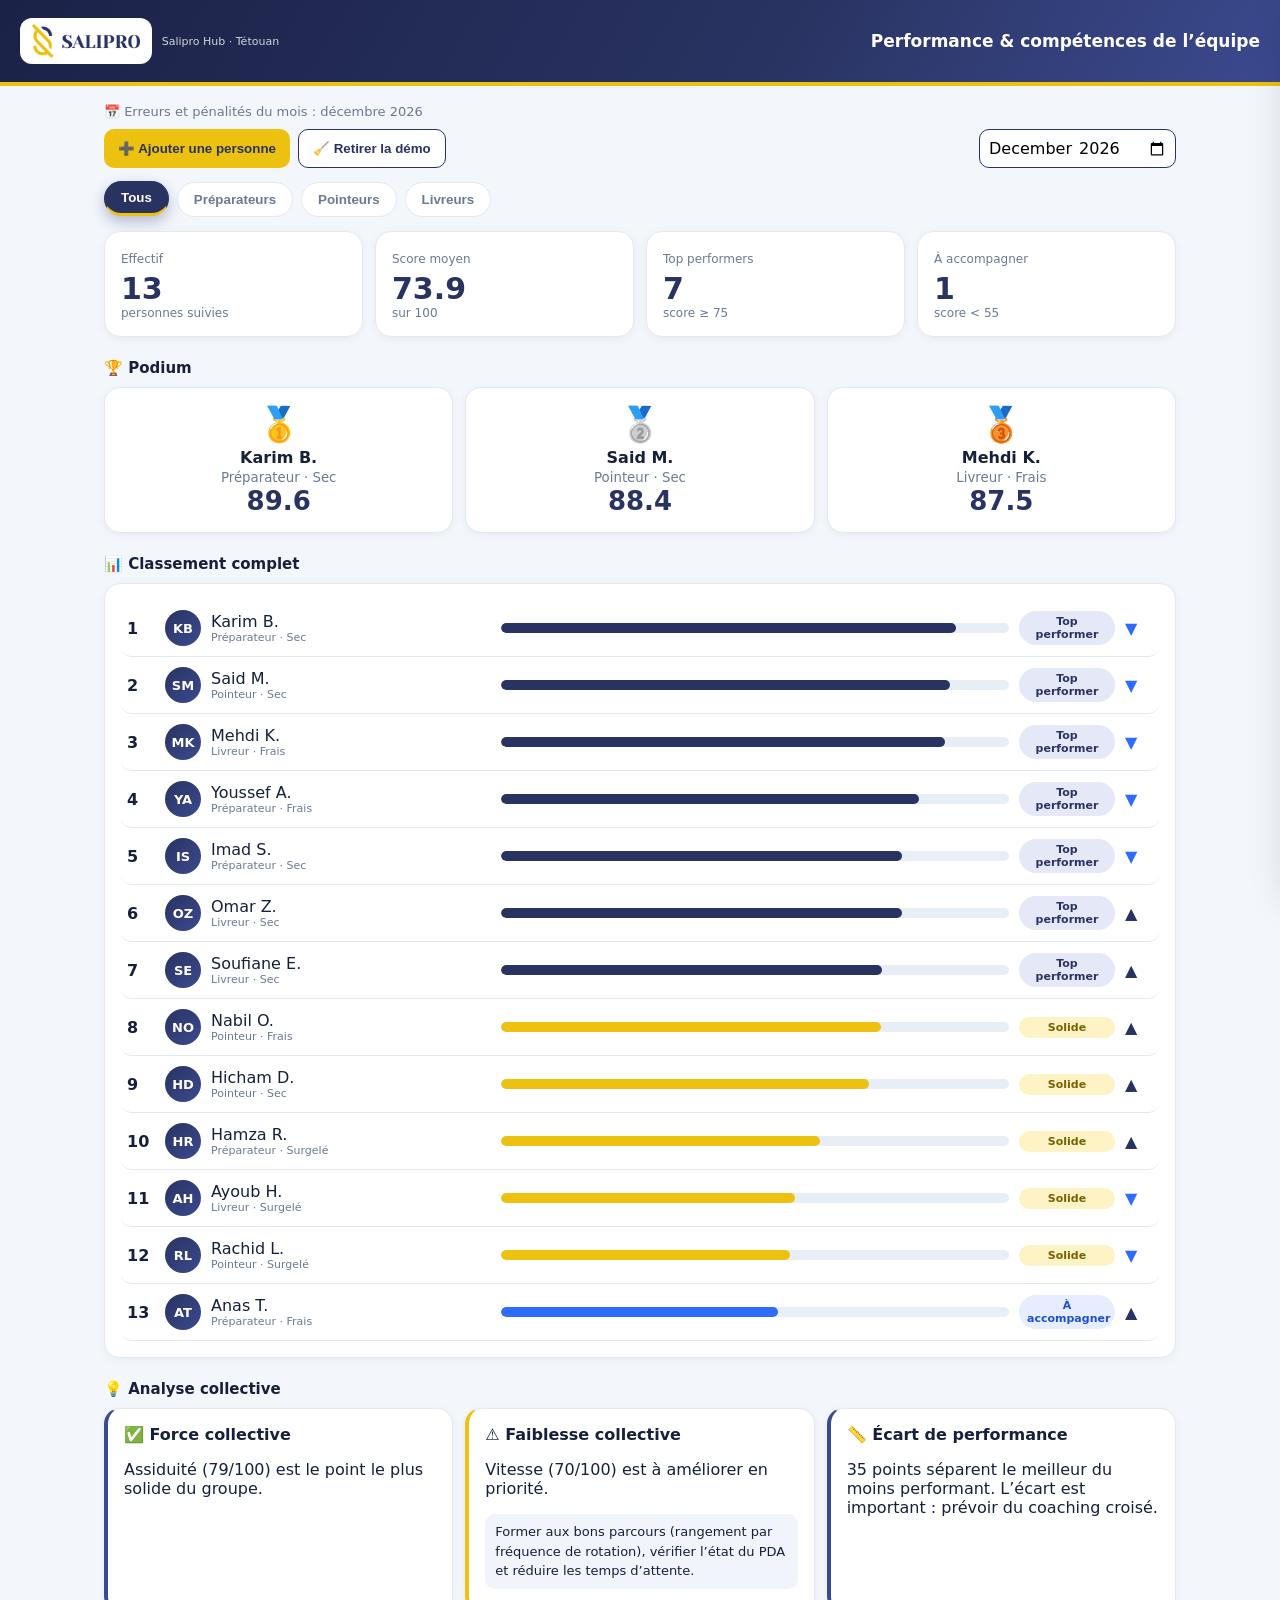
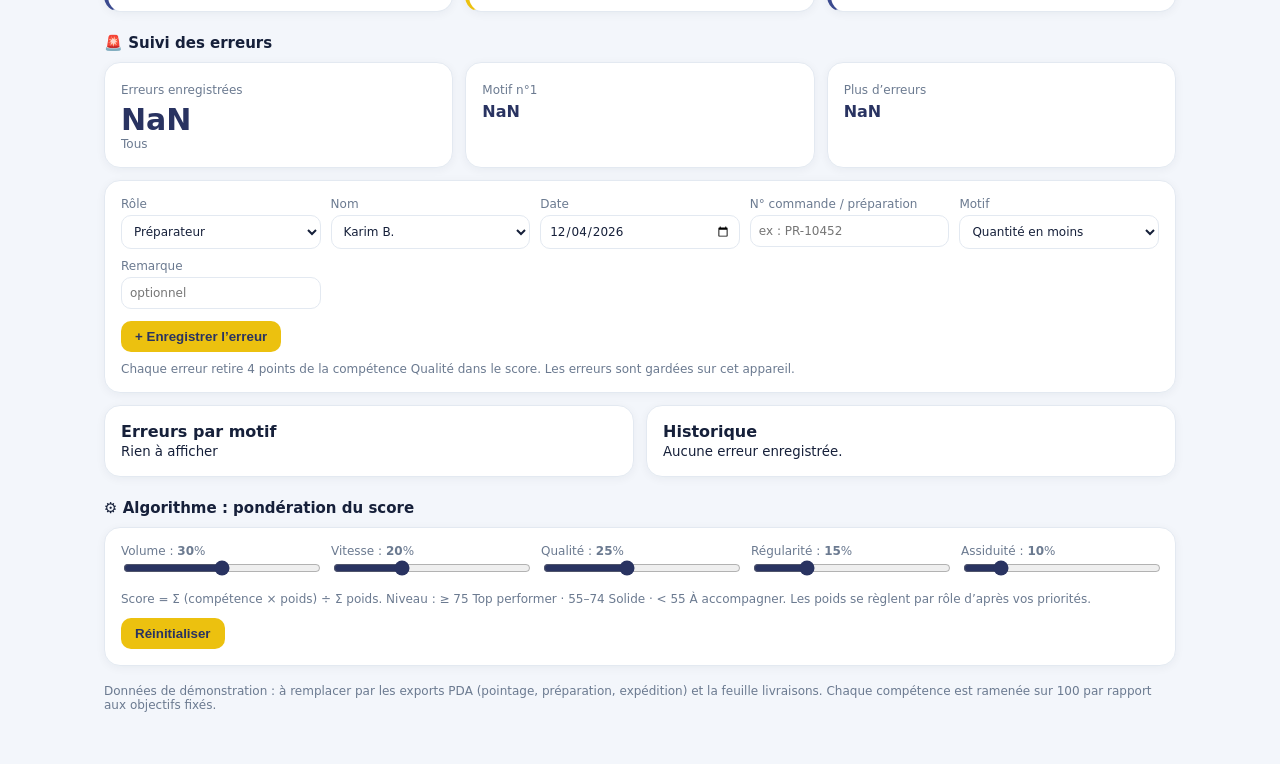
<file: modules/perf/index.html>
<!DOCTYPE html><html lang="fr"><head><meta charset="utf-8"><meta name="viewport" content="width=device-width, initial-scale=1, viewport-fit=cover"><title>Salipro Hub – Performance équipe</title>
<link rel="stylesheet" href="css/style.css"></head><body>
<header><div class="logo"><span class="pill"><img alt="Salipro" src="[data-uri]"></span><small>Salipro Hub · Tétouan</small></div><h1>Performance &amp; compétences de l’équipe</h1></header>
<main>
<div id="gmn" style="font-size:13px;color:#6b7a90;margin:0 0 10px"></div><div class="pbar"><button class="btn" id="pa">➕ Ajouter une personne</button><button class="btn ghost" id="pi" style="display:none">🔄 Importer depuis l’équipe</button><button class="btn ghost" id="pc" style="display:none">🧹 Retirer la démo</button><span id="pmw" style="margin-left:auto"><input type="month" id="pm" title="Choisir le mois" style="padding:8px;border:1.5px solid #293361;border-radius:10px;font:inherit"></span></div>
<div class="tabs" id="tabs"></div>
<div class="grid k4" id="kpis"></div>
<h2>🏆 Podium</h2><div class="pod" id="pod"></div>
<h2>📊 Classement complet</h2><div class="card" id="rk"></div>
<h2>💡 Analyse collective</h2><div class="ins" id="ins"></div>
<h2>🚨 Suivi des erreurs</h2>
<div class="grid k4" id="es"></div>
<div class="card" style="margin-top:12px"><div class="ef"><label>Rôle<select id="er"></select></label><label>Nom<select id="ep"></select></label><label>Date<input type="date" id="ed"></label><label>N° commande / préparation<input id="eo" placeholder="ex : PR-10452"></label><label>Motif<select id="em"></select></label><label>Remarque<input id="ec" placeholder="optionnel"></label></div><button class="btn" id="ea" style="margin-top:12px">+ Enregistrer l’erreur</button><p class="note" style="margin:10px 0 0">Chaque erreur retire 4 points de la compétence Qualité dans le score. Les erreurs sont gardées sur cet appareil.</p></div>
<div class="grid" style="grid-template-columns:repeat(auto-fit,minmax(280px,1fr));margin-top:12px"><div class="card"><b>Erreurs par motif</b><div id="em2"></div></div><div class="card" style="overflow-x:auto"><b>Historique</b><div id="eh"></div></div></div>
<h2>⚙️ Algorithme : pondération du score</h2>
<div class="card"><div class="wts" id="wts"></div><p class="note" style="margin:12px 0">Score = Σ (compétence × poids) ÷ Σ poids. Niveau : ≥ 75 Top performer · 55–74 Solide · &lt; 55 À accompagner. Les poids se règlent par rôle d’après vos priorités.</p><button class="btn" id="rs">Réinitialiser</button></div>
<p class="note">Données de démonstration : à remplacer par les exports PDA (pointage, préparation, expédition) et la feuille livraisons. Chaque compétence est ramenée sur 100 par rapport aux objectifs fixés.</p>
</main>
<div id="ov"></div><aside id="dr"></aside><div class="md" id="md"><div class="mb"></div></div>
<script src="js/app.js"></script></body></html>
</file>
<file: modules/perf/css/style.css>
:root{--bg:#f3f6fb;--card:#fff;--ink:#16203a;--mut:#6b7a90;--p:#293361;--p2:#3b4a8f;--a:#ecc10f;--r:#2f6bff;--g:#293361;--bd:#e3e9f1;color-scheme:light;box-sizing:border-box;padding-top:env(safe-area-inset-top,0px);padding-bottom:env(safe-area-inset-bottom,0px)}
html{scroll-padding-top:env(safe-area-inset-top,0px)}
*{box-sizing:border-box}body{margin:0;background:var(--bg);color:var(--ink);font-family:system-ui,-apple-system,"Segoe UI",Roboto,sans-serif}
header{border-bottom:4px solid #ecc10f;background:linear-gradient(120deg,#1b2248,#293361 60%,#3b4a8f);color:#fff;padding:18px 20px;display:flex;align-items:center;gap:14px;flex-wrap:wrap}
.logo{display:flex;align-items:center;gap:10px}.pill{background:#fff;border-radius:12px;padding:6px 12px;display:flex;align-items:center;min-height:42px}.pill img{height:34px;display:block}.logo small{display:block;font-size:11px;opacity:.8;letter-spacing:0}
header h1{font-size:17px;margin:0 0 0 auto;font-weight:600}
main{max-width:1100px;margin:0 auto;padding:18px 14px 40px}
.tabs{display:flex;gap:8px;flex-wrap:wrap;margin-bottom:14px}
.tab{border:1px solid var(--bd);background:var(--card);padding:8px 16px;border-radius:999px;cursor:pointer;font-weight:600;color:var(--mut);transition:.25s}
.tab.on{background:var(--p);color:#fff;border-color:var(--p);transform:translateY(-1px);box-shadow:0 6px 14px rgba(41,51,97,.3)}
.grid{display:grid;gap:12px}.k4{grid-template-columns:repeat(auto-fit,minmax(200px,1fr))}
.card{background:var(--card);border:1px solid var(--bd);border-radius:16px;padding:16px;box-shadow:0 2px 10px rgba(20,33,61,.05);animation:up .6s both}
@keyframes up{from{opacity:0;transform:translateY(14px)}to{opacity:1;transform:none}}
.kpi small{color:var(--mut);font-size:12px}.kpi .n{font-size:30px;font-weight:800;margin-top:4px}.kpi .s{font-size:12px;color:var(--mut)}
h2{font-size:15px;margin:22px 0 10px}
.pod{display:grid;grid-template-columns:repeat(auto-fit,minmax(220px,1fr));gap:12px}
.pc{text-align:center;position:relative;overflow:hidden;cursor:pointer;transition:.3s}.pc:hover{transform:translateY(-4px)}
.pc .m{font-size:34px;}@keyframes pop{to{transform:scale(1.12) rotate(4deg)}}
.pc b{display:block;margin-top:4px}.pc .sc{font-size:26px;font-weight:800;color:var(--p)}
.av{width:36px;height:36px;border-radius:50%;background:linear-gradient(135deg,var(--p),var(--p2));color:#fff;display:grid;place-items:center;font-weight:700;font-size:13px;flex:none}
.row{display:grid;grid-template-columns:28px 36px minmax(90px,1.1fr) minmax(110px,2fr) 96px 28px;gap:10px;align-items:center;padding:10px 6px;border-bottom:1px solid var(--bd);cursor:pointer;transition:.2s;border-radius:10px}
.row:hover{background:#eef1fa}.row .nm small{display:block;color:var(--mut);font-size:11px}
.bar{height:10px;background:#e8eef5;border-radius:99px;overflow:hidden;position:relative}.bar i{display:block;height:100%;width:0;border-radius:99px;transition:width 1.1s cubic-bezier(.2,.8,.2,1)}
.bar span{position:absolute;right:0;top:-18px;font-size:11px;font-weight:700}
.bd{font-size:11px;font-weight:700;padding:4px 8px;border-radius:99px;text-align:center}
.top{background:#e5e8f6;color:#293361}.mid{background:#fdf3c4;color:#7a5f00}.low{background:#e5edff;color:#1f4fcc}
.wts{display:grid;grid-template-columns:repeat(auto-fit,minmax(170px,1fr));gap:12px}.wts label{font-size:12px;color:var(--mut);display:block}.wts input{width:100%;accent-color:var(--p)}
.btn{background:var(--p);color:#fff;border:0;border-radius:10px;padding:8px 14px;cursor:pointer;font-weight:600}
.ins{display:grid;grid-template-columns:repeat(auto-fit,minmax(240px,1fr));gap:12px}.ins .card{border-left:4px solid var(--p2)}.ins .card.w{border-left-color:var(--a)}
#dr{position:fixed;inset:0 0 0 auto;width:min(440px,100%);background:#fff;box-shadow:-10px 0 40px rgba(0,0,0,.2);transform:translateX(105%);transition:transform .4s;z-index:20;overflow:auto;padding:calc(18px + env(safe-area-inset-top,0px)) 18px calc(18px + env(safe-area-inset-bottom,0px))}
#dr.o{transform:none}#ov{position:fixed;inset:0;background:rgba(10,20,40,.35);opacity:0;pointer-events:none;transition:.3s;z-index:19}#ov.o{opacity:1;pointer-events:auto}
.chip{display:inline-block;margin:3px 4px 3px 0;padding:5px 10px;border-radius:99px;font-size:12px;font-weight:600}.sg{background:#e5e8f6;color:#293361}.wk{background:#e5edff;color:#1f4fcc}
.tp{font-size:13px;line-height:1.5;margin:6px 0;padding:8px 10px;background:#f1f4fb;border-radius:10px}
.x{float:right;border:0;background:#eef2f7;border-radius:50%;width:32px;height:32px;cursor:pointer;font-size:16px}
.note{font-size:12px;color:var(--mut);margin-top:18px}
.ef{display:grid;grid-template-columns:repeat(auto-fit,minmax(170px,1fr));gap:10px}.ef label{font-size:12px;color:var(--mut);display:flex;flex-direction:column;gap:4px}.ef input,.ef select{padding:8px;border:1px solid var(--bd);border-radius:10px;font:inherit;color:var(--ink);background:#fff}
table{width:100%;border-collapse:collapse;font-size:12px;margin-top:8px}th,td{text-align:left;padding:6px;border-bottom:1px solid var(--bd);white-space:nowrap}th{color:var(--mut)}
@media(max-width:620px){.row{grid-template-columns:24px 32px 1fr 80px;}.row .bw,.row .tr{display:none}header h1{margin-left:0;width:100%}}
.card{}.tab.on{border-bottom:3px solid #ecc10f}.pc:hover{box-shadow:0 14px 26px -16px #293361}.btn{background:#ecc10f;color:#293361;font-weight:800}.btn:active{transform:scale(.96)}.kpi .n{color:#293361}.pbar{display:flex;gap:8px;flex-wrap:wrap;margin:0 0 14px}.btn.ghost{background:#fff;color:#293361;border:1.5px solid #293361}
.md{display:none;position:fixed;inset:0;background:rgba(22,32,58,.55);z-index:90;align-items:center;justify-content:center;padding:14px;}.md.o{display:flex}
.mb{background:#fff;border-radius:20px;padding:18px;max-width:470px;width:100%;max-height:92vh;overflow:auto;box-shadow:0 30px 60px -20px #000a;animation:pop .25s ease}@keyframes pop{from{opacity:0;transform:scale(.94)}}
.mb label{display:block;font-size:12px;color:#6b7a90;margin:10px 0 4px}.mb input:not([type=range]),.mb select{width:100%;padding:10px;border:1px solid #dfe7f0;border-radius:10px;font:inherit}
.sl{display:grid;grid-template-columns:88px 1fr 38px;gap:8px;align-items:center;margin:6px 0;font-size:13px}.sl b{text-align:right}.sl input{accent-color:#293361}
.prev{margin-top:12px;padding:10px 12px;border-radius:12px;background:#eef1fa;font-size:13px}.prev b{font-size:18px}
.toast{position:fixed;left:50%;bottom:22px;transform:translateX(-50%);background:#293361;color:#fff;padding:10px 18px;border-radius:14px;z-index:99;font-size:13px;box-shadow:0 10px 30px -10px #000a}
@media (prefers-reduced-motion:reduce){*{animation:none!important;transition:none!important}}
</file>
